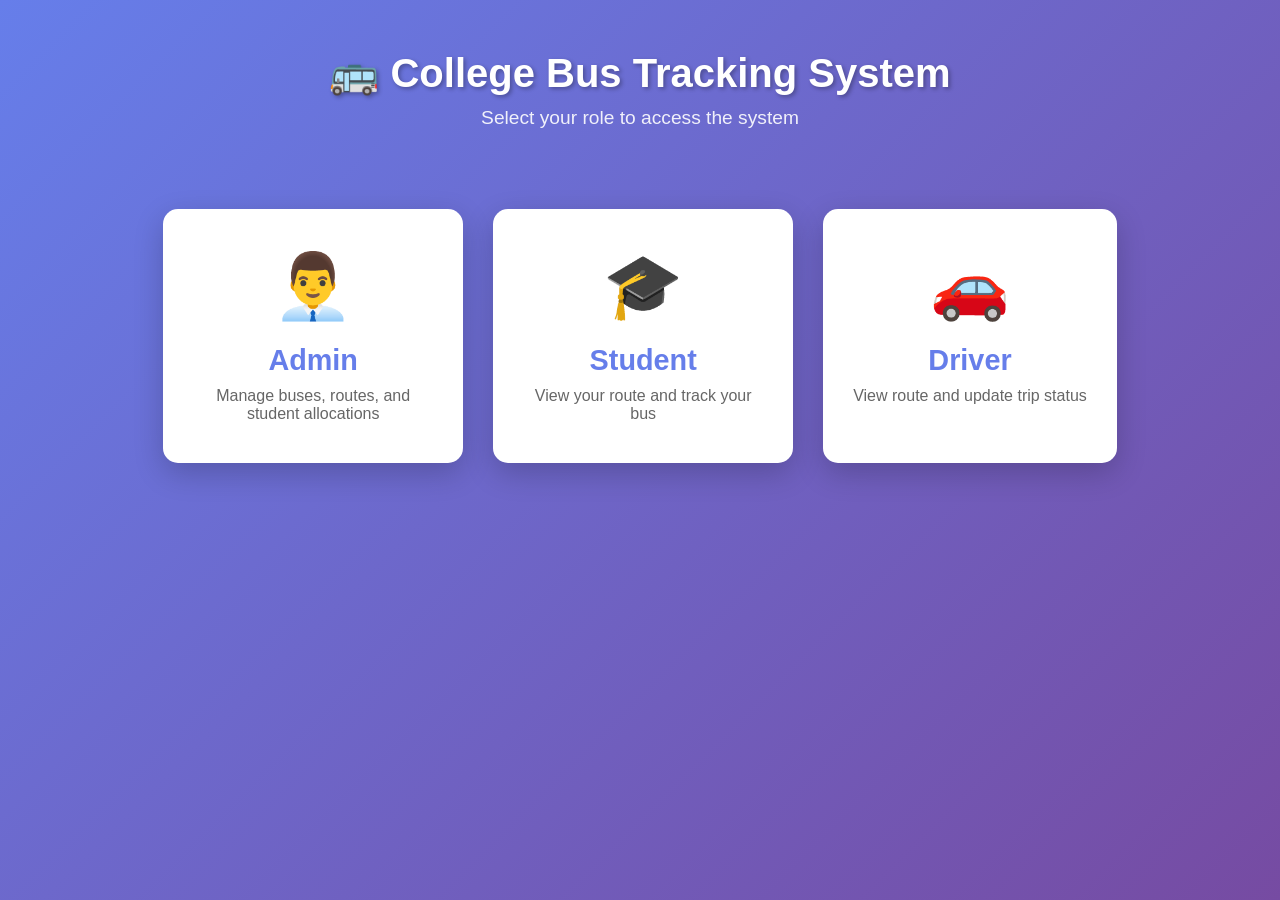
<file: public/index.html>
<!DOCTYPE html>
<html lang="en">
<head>
    <meta charset="UTF-8">
    <meta name="viewport" content="width=device-width, initial-scale=1.0">
    <title>College Bus Tracking System</title>
    <link rel="stylesheet" href="styles.css">
</head>
<body>
    <div class="container">
        <div class="header">
            <h1>🚌 College Bus Tracking System</h1>
            <p>Select your role to access the system</p>
        </div>
        
        <div class="role-selection">
            <div class="role-card" onclick="openInterface('admin')">
                <div class="role-icon">👨‍💼</div>
                <h2>Admin</h2>
                <p>Manage buses, routes, and student allocations</p>
            </div>
            
            <div class="role-card" onclick="openInterface('student')">
                <div class="role-icon">🎓</div>
                <h2>Student</h2>
                <p>View your route and track your bus</p>
            </div>
            
            <div class="role-card" onclick="openInterface('driver')">
                <div class="role-icon">🚗</div>
                <h2>Driver</h2>
                <p>View route and update trip status</p>
            </div>
        </div>
    </div>

    <script>
        function openInterface(role) {
            window.open(`${role}.html`, '_blank');
        }
    </script>
</body>
</html>
</file>
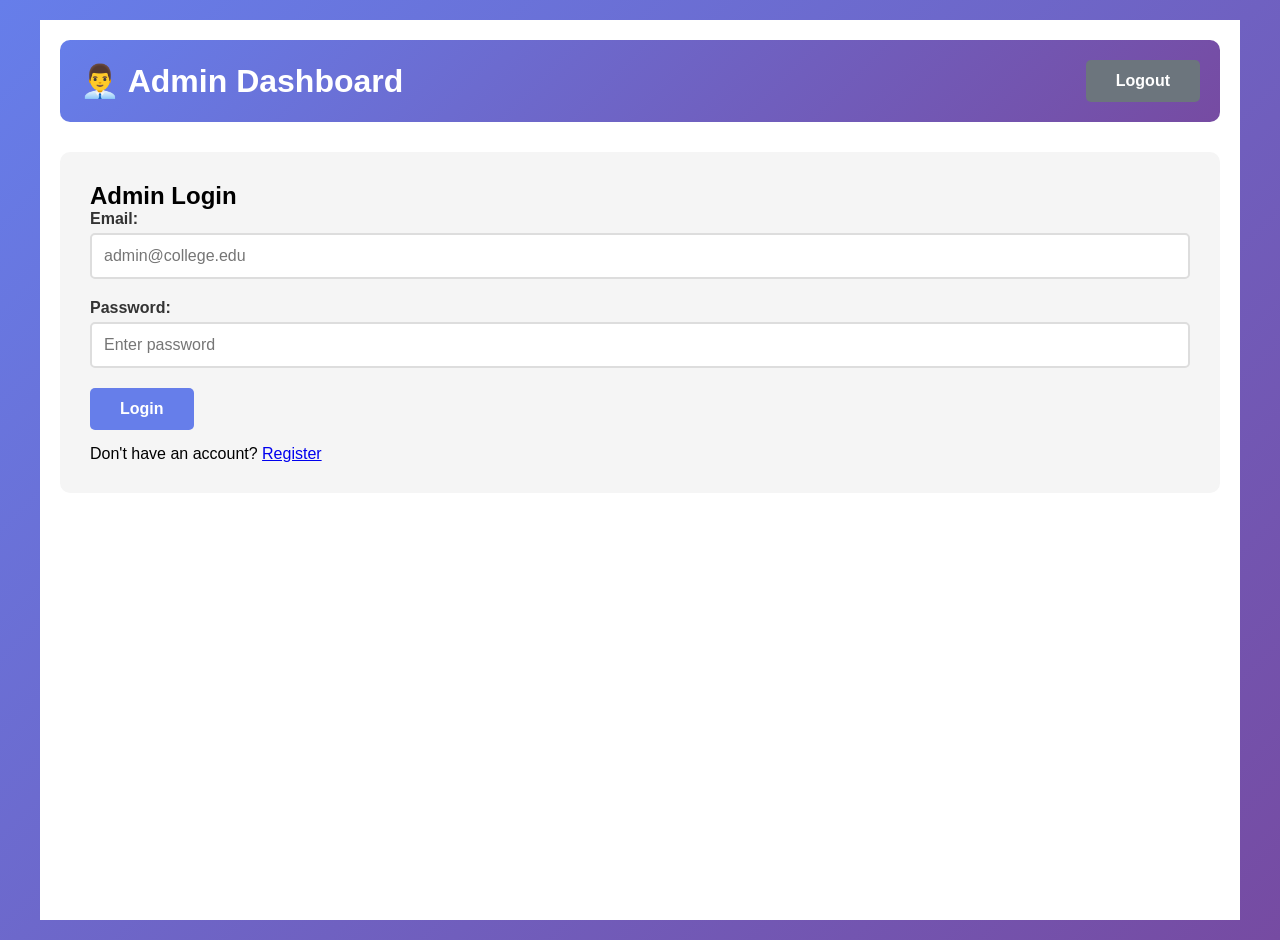
<file: public/admin.html>
<!DOCTYPE html>
<html lang="en">
<head>
    <meta charset="UTF-8">
    <meta name="viewport" content="width=device-width, initial-scale=1.0">
    <title>Admin - Bus Tracking System</title>
    <link rel="stylesheet" href="styles.css">
</head>
<body>
    <div class="interface-container">
        <div class="interface-header">
            <h1>👨‍💼 Admin Dashboard</h1>
            <button class="btn btn-secondary" onclick="logout()">Logout</button>
        </div>

        <!-- Login Section -->
        <div id="loginSection" class="auth-section">
            <h2>Admin Login</h2>
            <div class="form-group">
                <label>Email:</label>
                <input type="email" id="loginEmail" placeholder="admin@college.edu">
            </div>
            <div class="form-group">
                <label>Password:</label>
                <input type="password" id="loginPassword" placeholder="Enter password">
            </div>
            <button class="btn btn-primary" onclick="login()">Login</button>
            <p style="margin-top: 15px;">Don't have an account? <a href="#" onclick="showRegister()">Register</a></p>
        </div>

        <!-- Register Section -->
        <div id="registerSection" class="auth-section hidden">
            <h2>Admin Registration</h2>
            <div class="form-group">
                <label>User ID:</label>
                <input type="text" id="regUserId" placeholder="ADMIN001">
            </div>
            <div class="form-group">
                <label>Name:</label>
                <input type="text" id="regName" placeholder="Admin Name">
            </div>
            <div class="form-group">
                <label>Email:</label>
                <input type="email" id="regEmail" placeholder="admin@college.edu">
            </div>
            <div class="form-group">
                <label>Password:</label>
                <input type="password" id="regPassword" placeholder="Enter password">
            </div>
            <div class="form-group">
                <label>Contact:</label>
                <input type="text" id="regContact" placeholder="+1234567890">
            </div>
            <button class="btn btn-primary" onclick="register()">Register</button>
            <p style="margin-top: 15px;">Already have an account? <a href="#" onclick="showLogin()">Login</a></p>
        </div>

        <!-- Dashboard Section -->
        <div id="dashboardSection" class="hidden">
            <!-- Dashboard Stats -->
            <div class="dashboard-stats" id="dashboardStats"></div>

            <!-- Bus Management -->
            <div class="section">
                <h2>Bus Management</h2>
                <div class="form-group">
                    <label>Bus ID:</label>
                    <input type="text" id="busId" placeholder="BUS001">
                </div>
                <div class="form-group">
                    <label>Bus Number:</label>
                    <input type="text" id="busNumber" placeholder="B-123">
                </div>
                <div class="form-group">
                    <label>Capacity:</label>
                    <input type="number" id="busCapacity" placeholder="50">
                </div>
                <div class="form-group">
                    <label>Driver (Select from drivers):</label>
                    <select id="busDriver">
                        <option value="">No Driver Assigned</option>
                    </select>
                </div>
                <button class="btn btn-primary" onclick="addBus()">Add Bus</button>
                <table class="table" id="busesTable">
                    <thead>
                        <tr>
                            <th>Bus ID</th>
                            <th>Bus Number</th>
                            <th>Capacity</th>
                            <th>Driver</th>
                            <th>Status</th>
                            <th>Current Stop</th>
                        </tr>
                    </thead>
                    <tbody></tbody>
                </table>
            </div>

            <!-- Route Management -->
            <div class="section">
                <h2>Route Management</h2>
                <div class="form-group">
                    <label>Route ID:</label>
                    <input type="text" id="routeId" placeholder="ROUTE001">
                </div>
                <div class="form-group">
                    <label>Route Name:</label>
                    <input type="text" id="routeName" placeholder="North Campus Route">
                </div>
                <div class="form-group">
                    <label>Stops (comma separated):</label>
                    <input type="text" id="routeStops" placeholder="Main Gate, Stop 1, Stop 2, Stop 3">
                </div>
                <div class="form-group">
                    <label>Timings (comma separated):</label>
                    <input type="text" id="routeTimings" placeholder="08:00, 08:15, 08:30, 08:45">
                </div>
                <div class="form-group">
                    <label>Bus:</label>
                    <select id="routeBus">
                        <option value="">No Bus Assigned</option>
                    </select>
                </div>
                <div class="form-group">
                    <label>Driver:</label>
                    <select id="routeDriver">
                        <option value="">No Driver Assigned</option>
                    </select>
                </div>
                <button class="btn btn-primary" onclick="addRoute()">Add Route</button>
                <table class="table" id="routesTable">
                    <thead>
                        <tr>
                            <th>Route ID</th>
                            <th>Route Name</th>
                            <th>Stops</th>
                            <th>Bus</th>
                            <th>Driver</th>
                        </tr>
                    </thead>
                    <tbody></tbody>
                </table>
            </div>

            <!-- Student Allocation -->
            <div class="section">
                <h2>Student Allocation</h2>
                <div class="form-group">
                    <label>Allocation ID:</label>
                    <input type="text" id="allocationId" placeholder="ALLOC001">
                </div>
                <div class="form-group">
                    <label>Student:</label>
                    <select id="allocationStudent">
                        <option value="">Select Student</option>
                    </select>
                </div>
                <div class="form-group">
                    <label>Route:</label>
                    <select id="allocationRoute">
                        <option value="">Select Route</option>
                    </select>
                </div>
                <div class="form-group">
                    <label>Assigned Stop:</label>
                    <input type="text" id="allocationStop" placeholder="Stop 3">
                </div>
                <button class="btn btn-primary" onclick="assignStudent()">Assign Student</button>
                <table class="table" id="allocationsTable">
                    <thead>
                        <tr>
                            <th>Allocation ID</th>
                            <th>Student</th>
                            <th>Route</th>
                            <th>Assigned Stop</th>
                        </tr>
                    </thead>
                    <tbody></tbody>
                </table>
            </div>
        </div>

        <div id="message"></div>
    </div>

    <script src="admin.js"></script>
</body>
</html>
</file>
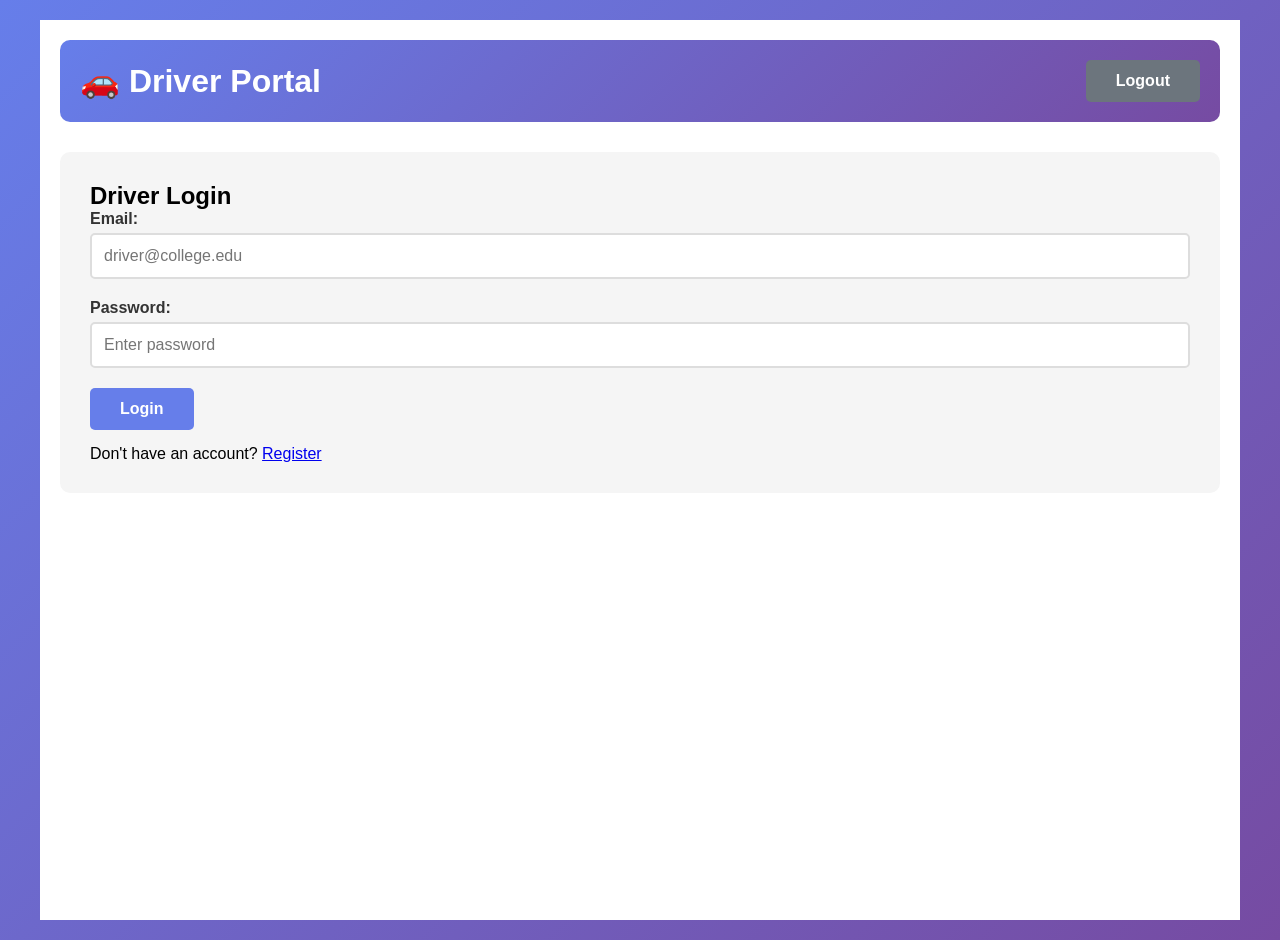
<file: public/driver.html>
<!DOCTYPE html>
<html lang="en">
<head>
    <meta charset="UTF-8">
    <meta name="viewport" content="width=device-width, initial-scale=1.0">
    <title>Driver - Bus Tracking System</title>
    <link rel="stylesheet" href="styles.css">
</head>
<body>
    <div class="interface-container">
        <div class="interface-header">
            <h1>🚗 Driver Portal</h1>
            <button class="btn btn-secondary" onclick="logout()">Logout</button>
        </div>

        <!-- Login Section -->
        <div id="loginSection" class="auth-section">
            <h2>Driver Login</h2>
            <div class="form-group">
                <label>Email:</label>
                <input type="email" id="loginEmail" placeholder="driver@college.edu">
            </div>
            <div class="form-group">
                <label>Password:</label>
                <input type="password" id="loginPassword" placeholder="Enter password">
            </div>
            <button class="btn btn-primary" onclick="login()">Login</button>
            <p style="margin-top: 15px;">Don't have an account? <a href="#" onclick="showRegister()">Register</a></p>
        </div>

        <!-- Register Section -->
        <div id="registerSection" class="auth-section hidden">
            <h2>Driver Registration</h2>
            <div class="form-group">
                <label>User ID:</label>
                <input type="text" id="regUserId" placeholder="DRV001">
            </div>
            <div class="form-group">
                <label>Name:</label>
                <input type="text" id="regName" placeholder="Driver Name">
            </div>
            <div class="form-group">
                <label>Email:</label>
                <input type="email" id="regEmail" placeholder="driver@college.edu">
            </div>
            <div class="form-group">
                <label>Password:</label>
                <input type="password" id="regPassword" placeholder="Enter password">
            </div>
            <div class="form-group">
                <label>Contact:</label>
                <input type="text" id="regContact" placeholder="+1234567890">
            </div>
            <button class="btn btn-primary" onclick="register()">Register</button>
            <p style="margin-top: 15px;">Already have an account? <a href="#" onclick="showLogin()">Login</a></p>
        </div>

        <!-- Driver Dashboard -->
        <div id="dashboardSection" class="hidden">
            <div class="section">
                <h2>My Assigned Route</h2>
                <div id="routeInfo"></div>
            </div>

            <div class="section">
                <h2>Update Trip Status</h2>
                <div class="form-group">
                    <label>Current Stop:</label>
                    <select id="currentStop">
                        <option value="">Select Stop</option>
                    </select>
                </div>
                <div class="form-group">
                    <label>Bus Status:</label>
                    <select id="busStatus">
                        <option value="Active">Active</option>
                        <option value="Running">Running</option>
                        <option value="Delayed">Delayed</option>
                        <option value="Reached Destination">Reached Destination</option>
                    </select>
                </div>
                <button class="btn btn-primary" onclick="updateStatus()">Update Status</button>
            </div>
        </div>

        <div id="message"></div>
    </div>

    <script src="driver.js"></script>
</body>
</html>
</file>
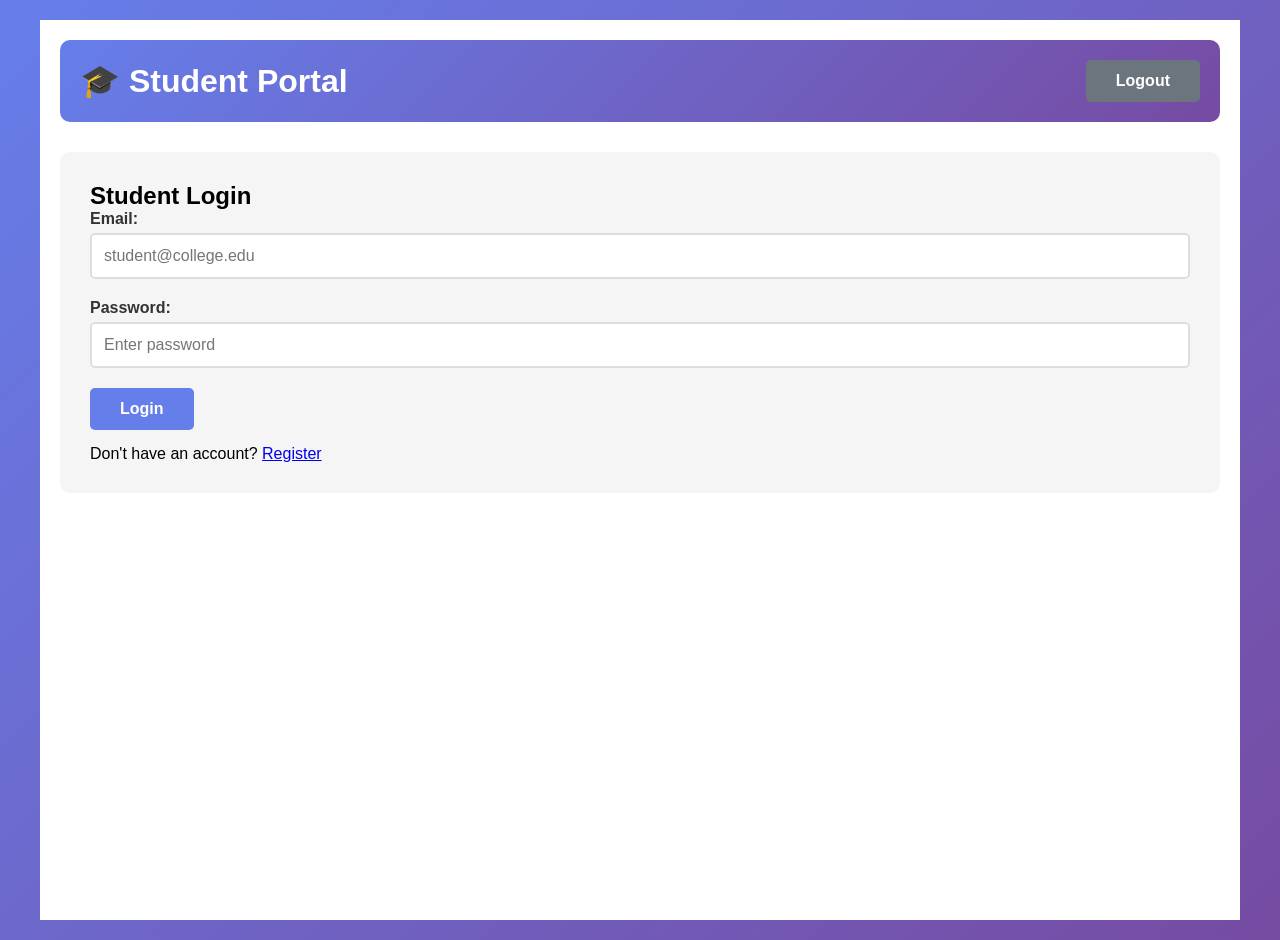
<file: public/student.html>
<!DOCTYPE html>
<html lang="en">
<head>
    <meta charset="UTF-8">
    <meta name="viewport" content="width=device-width, initial-scale=1.0">
    <title>Student - Bus Tracking System</title>
    <link rel="stylesheet" href="styles.css">
</head>
<body>
    <div class="interface-container">
        <div class="interface-header">
            <h1>🎓 Student Portal</h1>
            <button class="btn btn-secondary" onclick="logout()">Logout</button>
        </div>

        <!-- Login Section -->
        <div id="loginSection" class="auth-section">
            <h2>Student Login</h2>
            <div class="form-group">
                <label>Email:</label>
                <input type="email" id="loginEmail" placeholder="student@college.edu">
            </div>
            <div class="form-group">
                <label>Password:</label>
                <input type="password" id="loginPassword" placeholder="Enter password">
            </div>
            <button class="btn btn-primary" onclick="login()">Login</button>
            <p style="margin-top: 15px;">Don't have an account? <a href="#" onclick="showRegister()">Register</a></p>
        </div>

        <!-- Register Section -->
        <div id="registerSection" class="auth-section hidden">
            <h2>Student Registration</h2>
            <div class="form-group">
                <label>User ID:</label>
                <input type="text" id="regUserId" placeholder="STU001">
            </div>
            <div class="form-group">
                <label>Name:</label>
                <input type="text" id="regName" placeholder="Student Name">
            </div>
            <div class="form-group">
                <label>Email:</label>
                <input type="email" id="regEmail" placeholder="student@college.edu">
            </div>
            <div class="form-group">
                <label>Password:</label>
                <input type="password" id="regPassword" placeholder="Enter password">
            </div>
            <div class="form-group">
                <label>Contact:</label>
                <input type="text" id="regContact" placeholder="+1234567890">
            </div>
            <div class="form-group">
                <label>Address:</label>
                <input type="text" id="regAddress" placeholder="Your address">
            </div>
            <button class="btn btn-primary" onclick="register()">Register</button>
            <p style="margin-top: 15px;">Already have an account? <a href="#" onclick="showLogin()">Login</a></p>
        </div>

        <!-- Student Dashboard -->
        <div id="dashboardSection" class="hidden">
            <div class="section">
                <h2>My Route Information</h2>
                <div id="routeInfo"></div>
                <button class="btn btn-primary" onclick="refreshTracking()" style="margin-top: 20px;">Refresh Tracking</button>
            </div>
        </div>

        <div id="message"></div>
    </div>

    <script src="student.js"></script>
</body>
</html>
</file>
<file: public/styles.css>
* {
    margin: 0;
    padding: 0;
    box-sizing: border-box;
}

body {
    font-family: 'Segoe UI', Tahoma, Geneva, Verdana, sans-serif;
    background: linear-gradient(135deg, #667eea 0%, #764ba2 100%);
    min-height: 100vh;
    padding: 20px;
}

.container {
    max-width: 1200px;
    margin: 0 auto;
}

.header {
    text-align: center;
    color: white;
    margin-bottom: 50px;
    padding: 30px;
}

.header h1 {
    font-size: 2.5em;
    margin-bottom: 10px;
    text-shadow: 2px 2px 4px rgba(0,0,0,0.3);
}

.header p {
    font-size: 1.2em;
    opacity: 0.9;
}

.role-selection {
    display: flex;
    justify-content: center;
    gap: 30px;
    flex-wrap: wrap;
}

.role-card {
    background: white;
    border-radius: 15px;
    padding: 40px 30px;
    text-align: center;
    cursor: pointer;
    transition: all 0.3s ease;
    box-shadow: 0 10px 30px rgba(0,0,0,0.2);
    min-width: 250px;
    max-width: 300px;
}

.role-card:hover {
    transform: translateY(-10px);
    box-shadow: 0 15px 40px rgba(0,0,0,0.3);
}

.role-icon {
    font-size: 4em;
    margin-bottom: 20px;
}

.role-card h2 {
    color: #667eea;
    margin-bottom: 10px;
    font-size: 1.8em;
}

.role-card p {
    color: #666;
    font-size: 1em;
}

/* Common styles for all interfaces */
.interface-container {
    max-width: 1200px;
    margin: 0 auto;
    padding: 20px;
    background: white;
    min-height: 100vh;
}

.interface-header {
    background: linear-gradient(135deg, #667eea 0%, #764ba2 100%);
    color: white;
    padding: 20px;
    border-radius: 10px;
    margin-bottom: 30px;
    display: flex;
    justify-content: space-between;
    align-items: center;
}

.interface-header h1 {
    font-size: 2em;
}

.auth-section {
    background: #f5f5f5;
    padding: 30px;
    border-radius: 10px;
    margin-bottom: 30px;
}

.form-group {
    margin-bottom: 20px;
}

.form-group label {
    display: block;
    margin-bottom: 5px;
    font-weight: bold;
    color: #333;
}

.form-group input,
.form-group select {
    width: 100%;
    padding: 12px;
    border: 2px solid #ddd;
    border-radius: 5px;
    font-size: 1em;
    transition: border-color 0.3s;
}

.form-group input:focus,
.form-group select:focus {
    outline: none;
    border-color: #667eea;
}

.btn {
    padding: 12px 30px;
    border: none;
    border-radius: 5px;
    font-size: 1em;
    cursor: pointer;
    transition: all 0.3s;
    font-weight: bold;
}

.btn-primary {
    background: #667eea;
    color: white;
}

.btn-primary:hover {
    background: #5568d3;
    transform: translateY(-2px);
}

.btn-success {
    background: #28a745;
    color: white;
}

.btn-success:hover {
    background: #218838;
}

.btn-danger {
    background: #dc3545;
    color: white;
}

.btn-danger:hover {
    background: #c82333;
}

.btn-secondary {
    background: #6c757d;
    color: white;
}

.btn-secondary:hover {
    background: #5a6268;
}

.section {
    background: white;
    padding: 25px;
    border-radius: 10px;
    margin-bottom: 30px;
    box-shadow: 0 2px 10px rgba(0,0,0,0.1);
}

.section h2 {
    color: #667eea;
    margin-bottom: 20px;
    font-size: 1.8em;
    border-bottom: 2px solid #667eea;
    padding-bottom: 10px;
}

.table {
    width: 100%;
    border-collapse: collapse;
    margin-top: 20px;
}

.table th,
.table td {
    padding: 12px;
    text-align: left;
    border-bottom: 1px solid #ddd;
}

.table th {
    background: #667eea;
    color: white;
    font-weight: bold;
}

.table tr:hover {
    background: #f5f5f5;
}

.dashboard-stats {
    display: grid;
    grid-template-columns: repeat(auto-fit, minmax(200px, 1fr));
    gap: 20px;
    margin-bottom: 30px;
}

.stat-card {
    background: linear-gradient(135deg, #667eea 0%, #764ba2 100%);
    color: white;
    padding: 25px;
    border-radius: 10px;
    text-align: center;
    box-shadow: 0 5px 15px rgba(0,0,0,0.2);
}

.stat-card h3 {
    font-size: 2.5em;
    margin-bottom: 10px;
}

.stat-card p {
    font-size: 1.1em;
    opacity: 0.9;
}

.message {
    padding: 15px;
    border-radius: 5px;
    margin-bottom: 20px;
}

.message.success {
    background: #d4edda;
    color: #155724;
    border: 1px solid #c3e6cb;
}

.message.error {
    background: #f8d7da;
    color: #721c24;
    border: 1px solid #f5c6cb;
}

.hidden {
    display: none;
}

.status-badge {
    display: inline-block;
    padding: 5px 15px;
    border-radius: 20px;
    font-size: 0.9em;
    font-weight: bold;
}

.status-active {
    background: #28a745;
    color: white;
}

.status-running {
    background: #007bff;
    color: white;
}

.status-delayed {
    background: #ffc107;
    color: #333;
}

.status-maintenance {
    background: #dc3545;
    color: white;
}

.tracking-info {
    background: #e7f3ff;
    padding: 20px;
    border-radius: 10px;
    margin-top: 20px;
    border-left: 4px solid #667eea;
}

.tracking-info h3 {
    color: #667eea;
    margin-bottom: 15px;
}

.info-item {
    margin-bottom: 10px;
    font-size: 1.1em;
}

.info-item strong {
    color: #333;
    margin-right: 10px;
}
</file>
